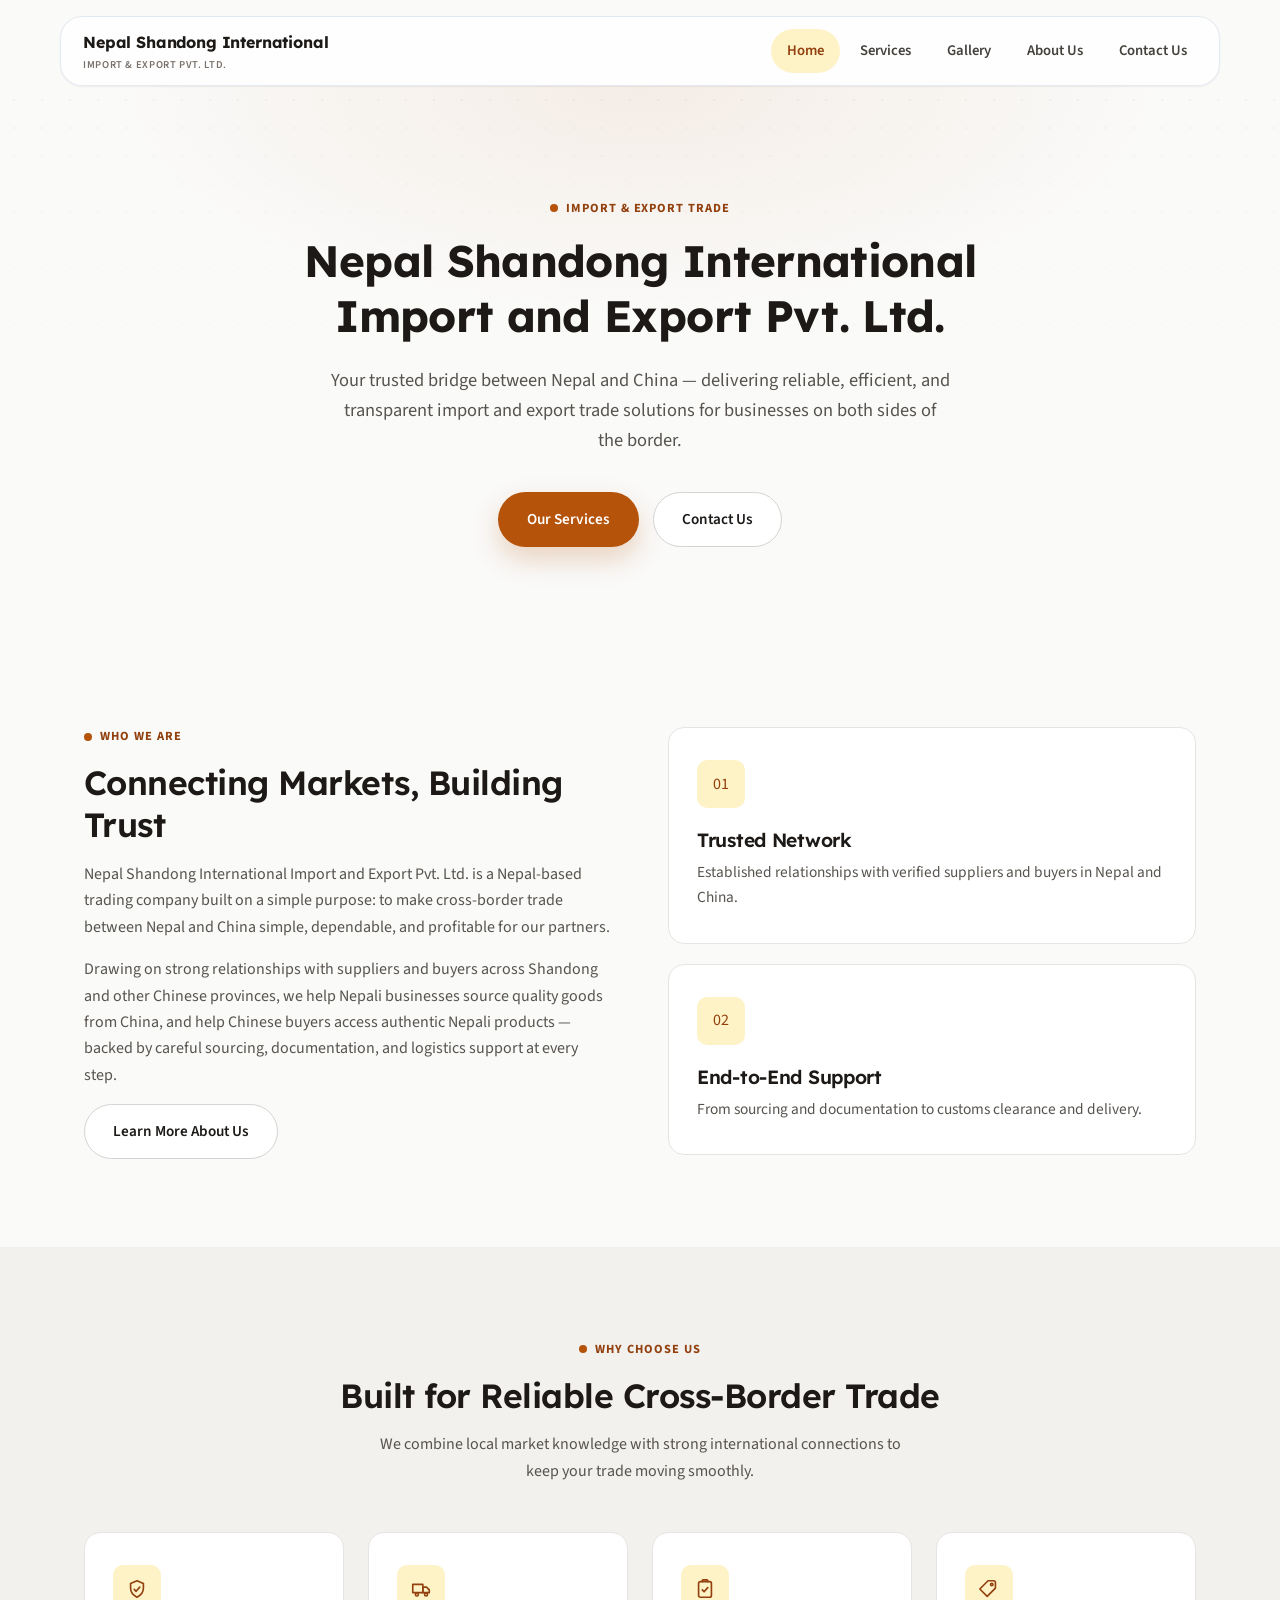
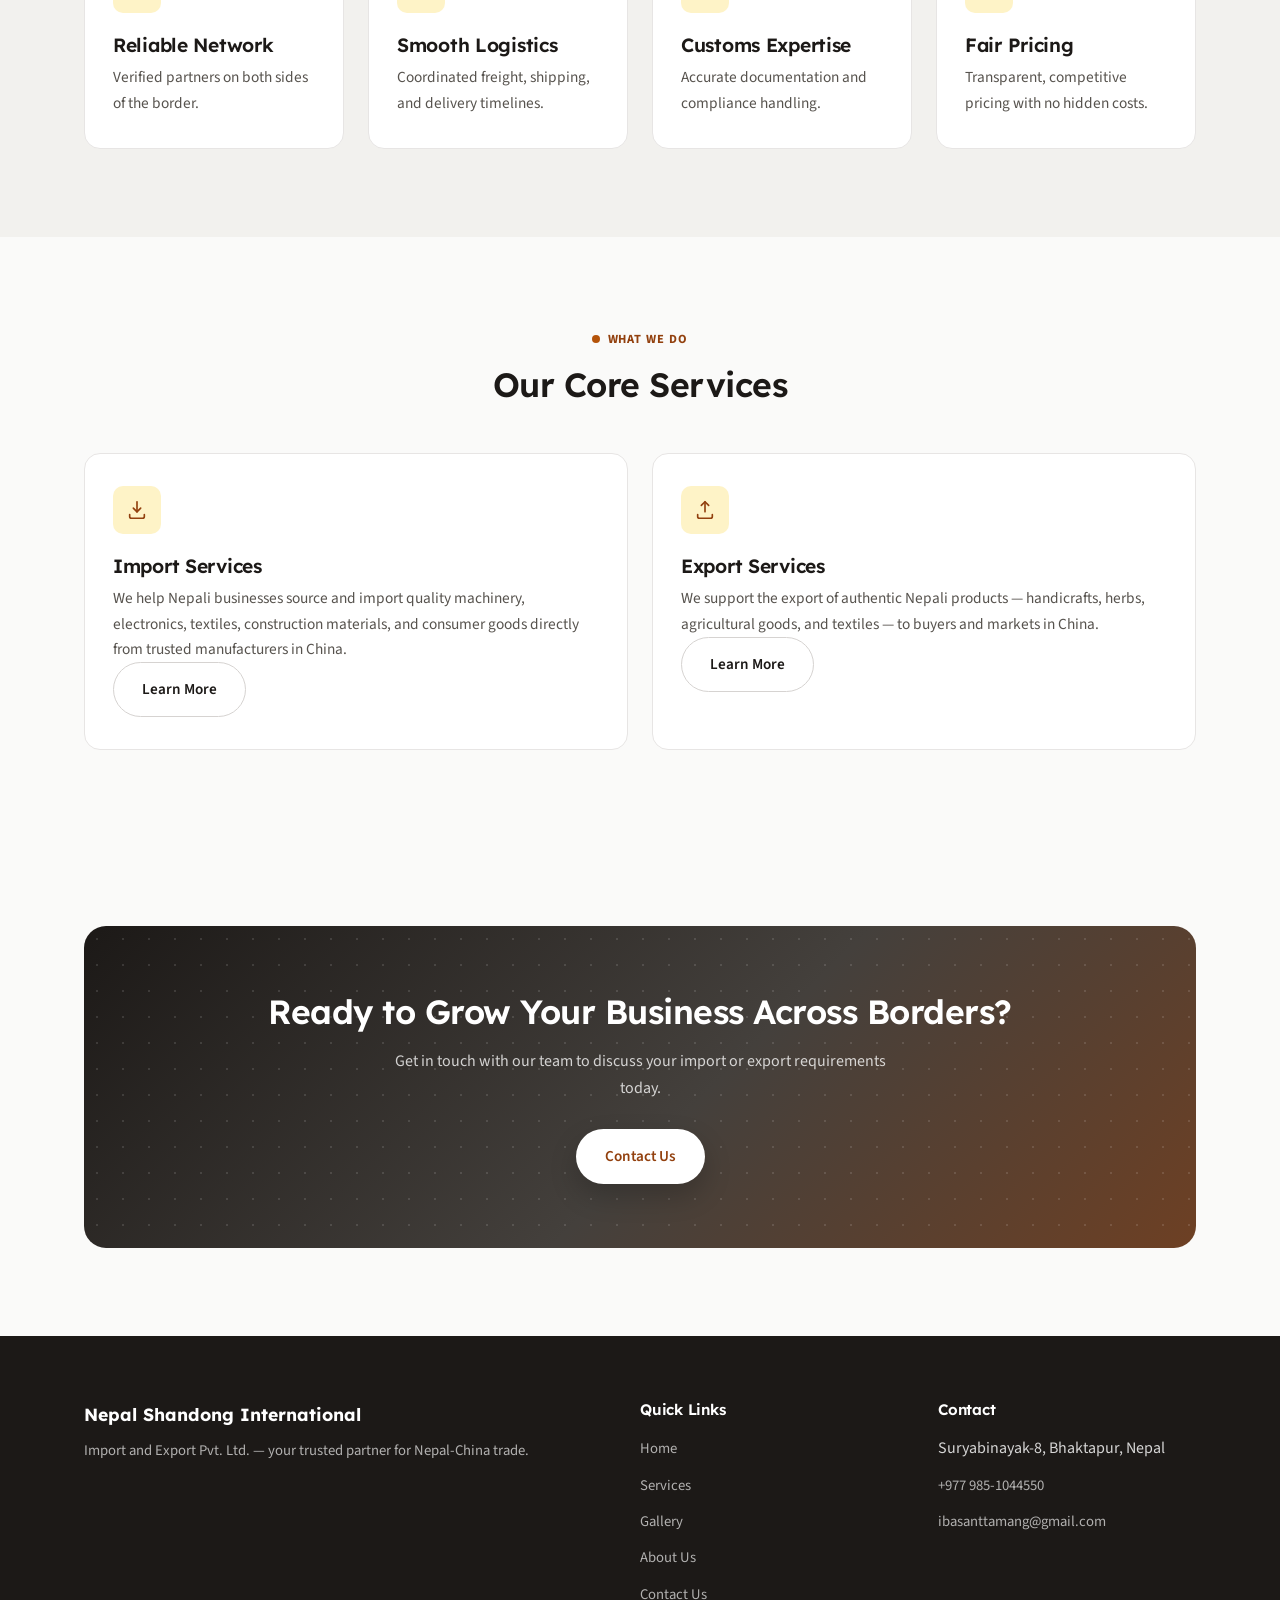
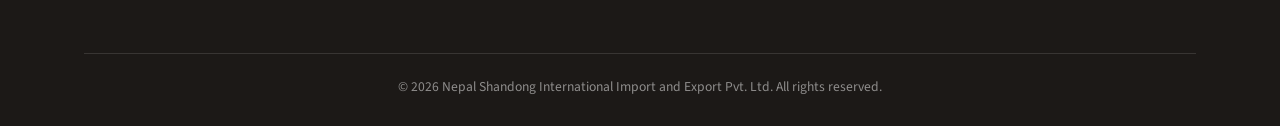
<file: index.html>
<!DOCTYPE html>
<html lang="en">
<head>
  <meta charset="UTF-8" />
  <meta name="viewport" content="width=device-width, initial-scale=1.0" />
  <title>Nepal Shandong International Import and Export Pvt. Ltd.</title>
  <meta name="description" content="Nepal Shandong International Import and Export Pvt. Ltd. — connecting Nepal and China through trusted import and export trade." />
  <link rel="icon" type="image/png" href="img/favicon.png" />
  <link rel="apple-touch-icon" href="img/favicon.png" />
  <link rel="preconnect" href="https://fonts.googleapis.com" />
  <link rel="preconnect" href="https://fonts.gstatic.com" crossorigin />
  <link href="https://fonts.googleapis.com/css2?family=Source+Sans+3:wght@400;500;600;700&family=Lexend:wght@500;600;700&display=swap" rel="stylesheet" />
  <link rel="stylesheet" href="css/style.css" />
</head>
<body>

  <header class="site-header">
    <nav class="nav">
      <a href="index.html" class="brand">
        Nepal Shandong International
        <span>Import &amp; Export Pvt. Ltd.</span>
      </a>
      <button class="nav-toggle" aria-label="Toggle navigation" aria-expanded="false">
        <span></span><span></span><span></span>
      </button>
      <ul class="nav-links">
        <li><a href="index.html">Home</a></li>
        <li><a href="services.html">Services</a></li>
        <li><a href="gallery.html">Gallery</a></li>
        <li><a href="about.html">About Us</a></li>
        <li><a href="contact.html">Contact Us</a></li>
      </ul>
    </nav>
  </header>

  <main>
    <!-- Hero -->
    <section class="hero">
      <div class="container">
        <span class="eyebrow">Import &amp; Export Trade</span>
        <h1>Nepal Shandong International Import and Export Pvt. Ltd.</h1>
        <p class="lead">
          Your trusted bridge between Nepal and China — delivering reliable, efficient,
          and transparent import and export trade solutions for businesses on both sides
          of the border.
        </p>
        <div class="hero-actions">
          <a href="services.html" class="btn btn-primary">Our Services</a>
          <a href="contact.html" class="btn btn-outline">Contact Us</a>
        </div>
      </div>
    </section>

    <!-- Introduction -->
    <section>
      <div class="container">
        <div class="grid grid-2" style="align-items:center; gap:56px;">
          <div>
            <span class="eyebrow">Who We Are</span>
            <h2>Connecting Markets, Building Trust</h2>
            <p>
              Nepal Shandong International Import and Export Pvt. Ltd. is a Nepal-based
              trading company built on a simple purpose: to make cross-border trade
              between Nepal and China simple, dependable, and profitable for our
              partners.
            </p>
            <p>
              Drawing on strong relationships with suppliers and buyers across
              Shandong and other Chinese provinces, we help Nepali businesses source
              quality goods from China, and help Chinese buyers access authentic
              Nepali products — backed by careful sourcing, documentation, and
              logistics support at every step.
            </p>
            <a href="about.html" class="btn btn-outline">Learn More About Us</a>
          </div>
          <div class="grid" style="gap:20px;">
            <div class="card">
              <div class="icon">01</div>
              <h3>Trusted Network</h3>
              <p>Established relationships with verified suppliers and buyers in Nepal and China.</p>
            </div>
            <div class="card">
              <div class="icon">02</div>
              <h3>End-to-End Support</h3>
              <p>From sourcing and documentation to customs clearance and delivery.</p>
            </div>
          </div>
        </div>
      </div>
    </section>

    <!-- Why choose us -->
    <section class="bg-alt">
      <div class="container">
        <div class="section-head">
          <span class="eyebrow">Why Choose Us</span>
          <h2>Built for Reliable Cross-Border Trade</h2>
          <p>We combine local market knowledge with strong international connections to keep your trade moving smoothly.</p>
        </div>
        <div class="grid grid-4">
          <div class="card">
            <div class="icon">
              <svg class="icon-svg" viewBox="0 0 24 24" aria-hidden="true"><path d="M12 3l7 3v5c0 4.5-3 8-7 10-4-2-7-5.5-7-10V6l7-3z"/><path d="M9 12.5l2 2 4-4.5"/></svg>
            </div>
            <h3>Reliable Network</h3>
            <p>Verified partners on both sides of the border.</p>
          </div>
          <div class="card">
            <div class="icon">
              <svg class="icon-svg" viewBox="0 0 24 24" aria-hidden="true"><path d="M3 7h11v9H3z"/><path d="M14 10h4l3 3v3h-7z"/><circle cx="7.5" cy="18" r="1.6"/><circle cx="17.5" cy="18" r="1.6"/></svg>
            </div>
            <h3>Smooth Logistics</h3>
            <p>Coordinated freight, shipping, and delivery timelines.</p>
          </div>
          <div class="card">
            <div class="icon">
              <svg class="icon-svg" viewBox="0 0 24 24" aria-hidden="true"><rect x="5" y="4" width="14" height="17" rx="2"/><path d="M9 4V3a1 1 0 011-1h4a1 1 0 011 1v1"/><path d="M9 13l2 2 4-4.5"/></svg>
            </div>
            <h3>Customs Expertise</h3>
            <p>Accurate documentation and compliance handling.</p>
          </div>
          <div class="card">
            <div class="icon">
              <svg class="icon-svg" viewBox="0 0 24 24" aria-hidden="true"><path d="M11 3h6a2 2 0 012 2v6l-9 9-8-8 9-9z"/><circle cx="15" cy="7" r="1.3"/></svg>
            </div>
            <h3>Fair Pricing</h3>
            <p>Transparent, competitive pricing with no hidden costs.</p>
          </div>
        </div>
      </div>
    </section>

    <!-- Services overview -->
    <section>
      <div class="container">
        <div class="section-head">
          <span class="eyebrow">What We Do</span>
          <h2>Our Core Services</h2>
        </div>
        <div class="grid grid-2">
          <div class="card">
            <div class="icon">
              <svg class="icon-svg" viewBox="0 0 24 24" aria-hidden="true"><path d="M12 3v11"/><path d="M8 10l4 4 4-4"/><path d="M4 17v2a2 2 0 002 2h12a2 2 0 002-2v-2"/></svg>
            </div>
            <h3>Import Services</h3>
            <p>
              We help Nepali businesses source and import quality machinery,
              electronics, textiles, construction materials, and consumer goods
              directly from trusted manufacturers in China.
            </p>
            <a href="services.html" class="btn btn-outline">Learn More</a>
          </div>
          <div class="card">
            <div class="icon">
              <svg class="icon-svg" viewBox="0 0 24 24" aria-hidden="true"><path d="M12 14V3"/><path d="M8 7l4-4 4 4"/><path d="M4 17v2a2 2 0 002 2h12a2 2 0 002-2v-2"/></svg>
            </div>
            <h3>Export Services</h3>
            <p>
              We support the export of authentic Nepali products — handicrafts,
              herbs, agricultural goods, and textiles — to buyers and markets
              in China.
            </p>
            <a href="services.html" class="btn btn-outline">Learn More</a>
          </div>
        </div>
      </div>
    </section>

    <!-- CTA -->
    <section>
      <div class="container">
        <div class="cta-banner">
          <h2>Ready to Grow Your Business Across Borders?</h2>
          <p>Get in touch with our team to discuss your import or export requirements today.</p>
          <a href="contact.html" class="btn btn-primary">Contact Us</a>
        </div>
      </div>
    </section>
  </main>

  <footer class="site-footer">
    <div class="container">
      <div class="footer-grid">
        <div>
          <div class="footer-brand">Nepal Shandong International</div>
          <p>Import and Export Pvt. Ltd. — your trusted partner for Nepal-China trade.</p>
        </div>
        <div>
          <h4>Quick Links</h4>
          <ul>
            <li><a href="index.html">Home</a></li>
            <li><a href="services.html">Services</a></li>
            <li><a href="gallery.html">Gallery</a></li>
            <li><a href="about.html">About Us</a></li>
            <li><a href="contact.html">Contact Us</a></li>
          </ul>
        </div>
        <div>
          <h4>Contact</h4>
          <ul>
            <li>Suryabinayak-8, Bhaktapur, Nepal</li>
            <li><a href="tel:+9779851044550">+977 985-1044550</a></li>
            <li><a href="mailto:ibasanttamang@gmail.com">ibasanttamang@gmail.com</a></li>
          </ul>
        </div>
      </div>
      <div class="footer-bottom">
        &copy; <span id="year"></span> Nepal Shandong International Import and Export Pvt. Ltd. All rights reserved.
      </div>
    </div>
  </footer>

  <script src="js/script.js"></script>
</body>
</html>
</file>
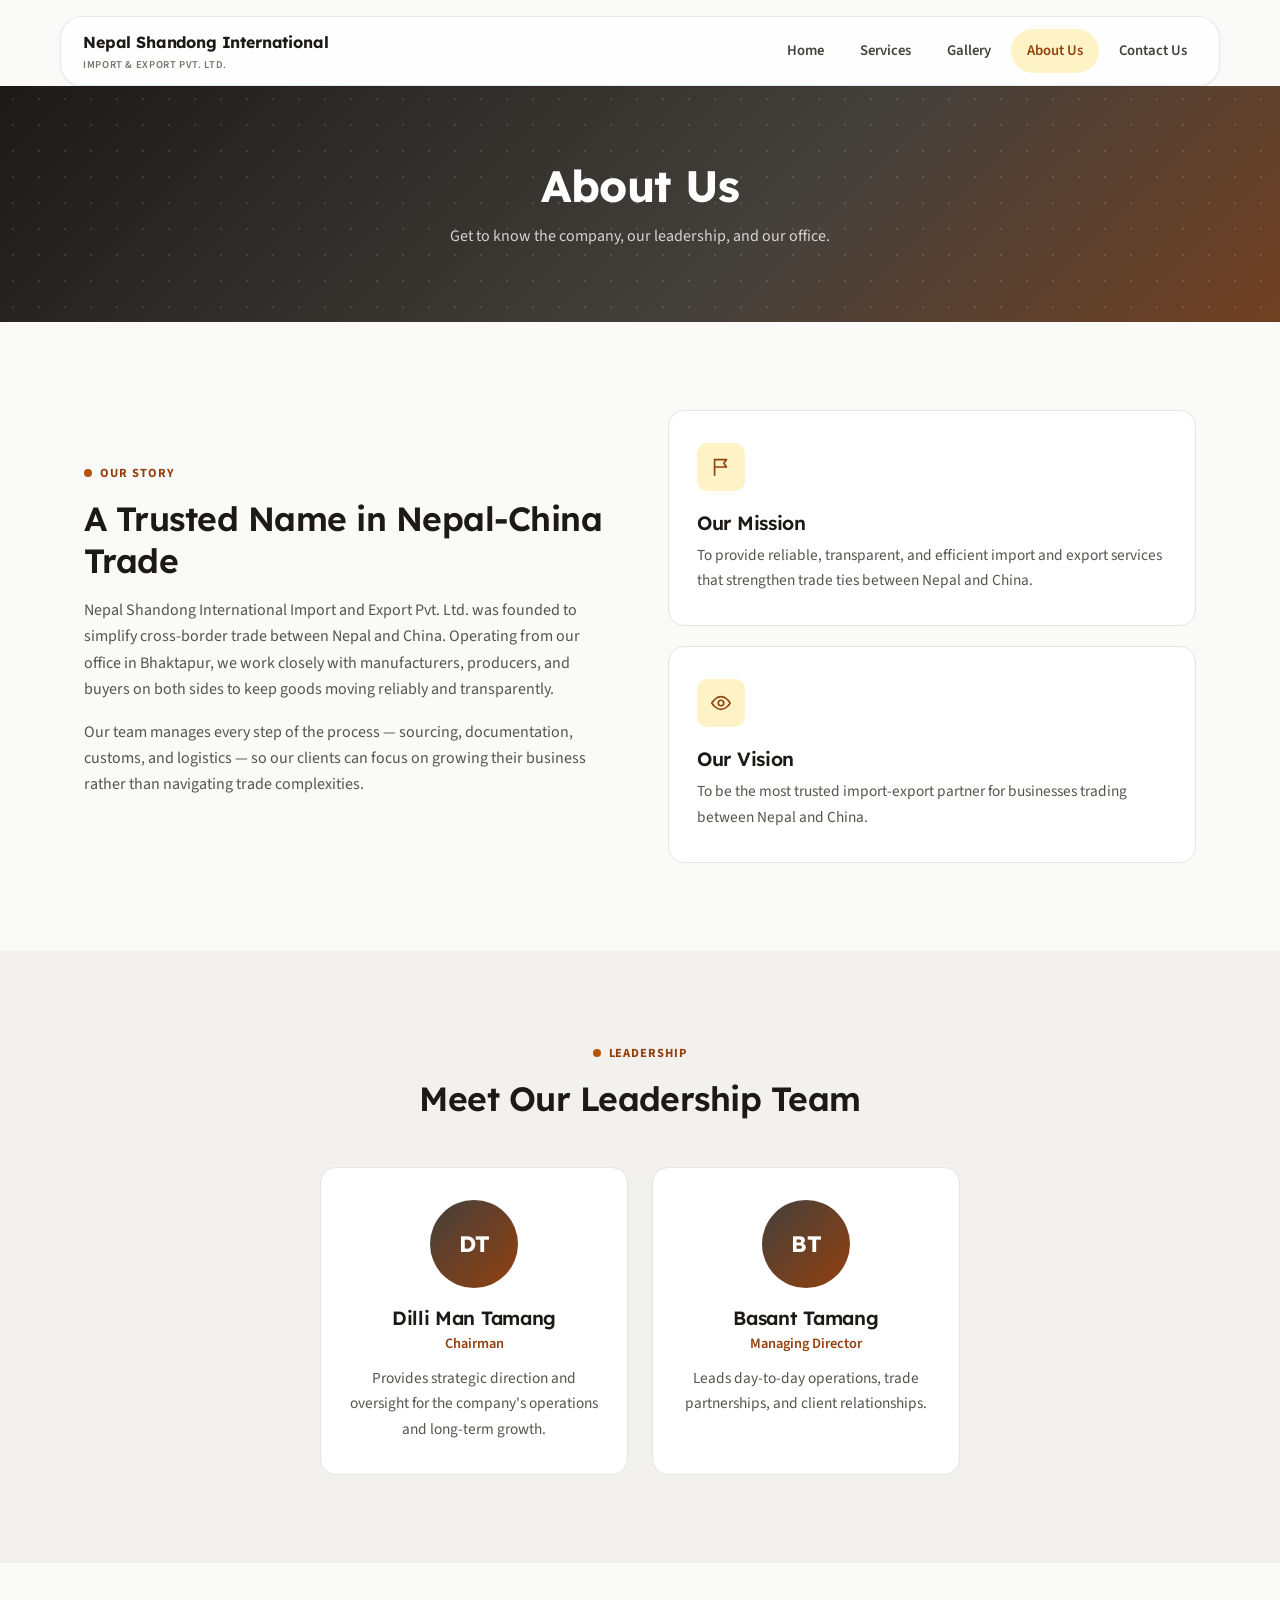
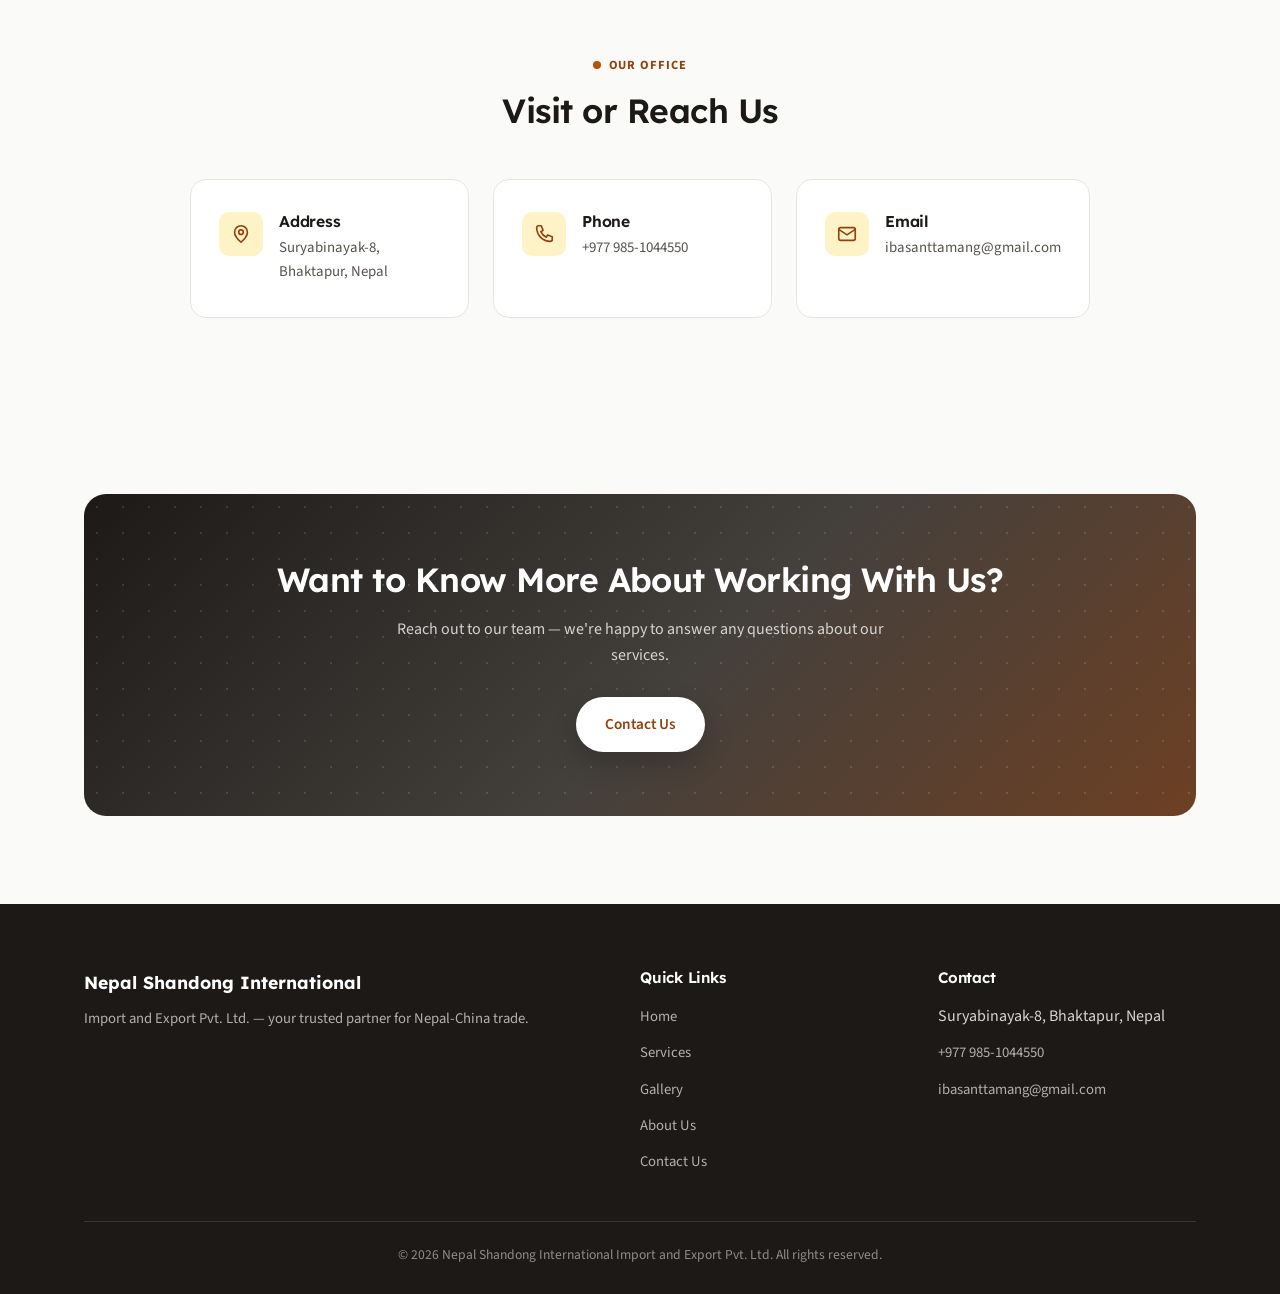
<file: about.html>
<!DOCTYPE html>
<html lang="en">
<head>
  <meta charset="UTF-8" />
  <meta name="viewport" content="width=device-width, initial-scale=1.0" />
  <title>About Us — Nepal Shandong International Import and Export Pvt. Ltd.</title>
  <meta name="description" content="Learn about Nepal Shandong International Import and Export Pvt. Ltd., our leadership, and our office in Bhaktapur, Nepal." />
  <link rel="icon" type="image/png" href="img/favicon.png" />
  <link rel="apple-touch-icon" href="img/favicon.png" />
  <link rel="preconnect" href="https://fonts.googleapis.com" />
  <link rel="preconnect" href="https://fonts.gstatic.com" crossorigin />
  <link href="https://fonts.googleapis.com/css2?family=Source+Sans+3:wght@400;500;600;700&family=Lexend:wght@500;600;700&display=swap" rel="stylesheet" />
  <link rel="stylesheet" href="css/style.css" />
</head>
<body>

  <header class="site-header">
    <nav class="nav">
      <a href="index.html" class="brand">
        Nepal Shandong International
        <span>Import &amp; Export Pvt. Ltd.</span>
      </a>
      <button class="nav-toggle" aria-label="Toggle navigation" aria-expanded="false">
        <span></span><span></span><span></span>
      </button>
      <ul class="nav-links">
        <li><a href="index.html">Home</a></li>
        <li><a href="services.html">Services</a></li>
        <li><a href="gallery.html">Gallery</a></li>
        <li><a href="about.html">About Us</a></li>
        <li><a href="contact.html">Contact Us</a></li>
      </ul>
    </nav>
  </header>

  <main>
    <section class="page-hero">
      <div class="container">
        <h1>About Us</h1>
        <p>Get to know the company, our leadership, and our office.</p>
      </div>
    </section>

    <!-- Our story -->
    <section>
      <div class="container">
        <div class="grid grid-2" style="align-items:center; gap:56px;">
          <div>
            <span class="eyebrow">Our Story</span>
            <h2>A Trusted Name in Nepal-China Trade</h2>
            <p>
              Nepal Shandong International Import and Export Pvt. Ltd. was founded to
              simplify cross-border trade between Nepal and China. Operating from our
              office in Bhaktapur, we work closely with manufacturers, producers, and
              buyers on both sides to keep goods moving reliably and transparently.
            </p>
            <p>
              Our team manages every step of the process — sourcing, documentation,
              customs, and logistics — so our clients can focus on growing their
              business rather than navigating trade complexities.
            </p>
          </div>
          <div class="grid" style="gap:20px;">
            <div class="card">
              <div class="icon">
                <svg class="icon-svg" viewBox="0 0 24 24" aria-hidden="true"><path d="M5 21V4"/><path d="M5 4h13l-3 4 3 4H5"/></svg>
              </div>
              <h3>Our Mission</h3>
              <p>To provide reliable, transparent, and efficient import and export services that strengthen trade ties between Nepal and China.</p>
            </div>
            <div class="card">
              <div class="icon">
                <svg class="icon-svg" viewBox="0 0 24 24" aria-hidden="true"><path d="M2 12s4-7 10-7 10 7 10 7-4 7-10 7-10-7-10-7z"/><circle cx="12" cy="12" r="3"/></svg>
              </div>
              <h3>Our Vision</h3>
              <p>To be the most trusted import-export partner for businesses trading between Nepal and China.</p>
            </div>
          </div>
        </div>
      </div>
    </section>

    <!-- Leadership -->
    <section class="bg-alt">
      <div class="container">
        <div class="section-head">
          <span class="eyebrow">Leadership</span>
          <h2>Meet Our Leadership Team</h2>
        </div>
        <div class="grid grid-2" style="max-width:640px; margin:0 auto;">
          <div class="card person-card">
            <div class="avatar">DT</div>
            <h3>Dilli Man Tamang</h3>
            <div class="person-role">Chairman</div>
            <p>Provides strategic direction and oversight for the company's operations and long-term growth.</p>
          </div>
          <div class="card person-card">
            <div class="avatar">BT</div>
            <h3>Basant Tamang</h3>
            <div class="person-role">Managing Director</div>
            <p>Leads day-to-day operations, trade partnerships, and client relationships.</p>
          </div>
        </div>
      </div>
    </section>

    <!-- Office info -->
    <section>
      <div class="container">
        <div class="section-head">
          <span class="eyebrow">Our Office</span>
          <h2>Visit or Reach Us</h2>
        </div>
        <div class="grid grid-3" style="max-width:900px; margin:0 auto;">
          <div class="info-item card">
            <div class="icon">
              <svg class="icon-svg" viewBox="0 0 24 24" aria-hidden="true"><path d="M12 21s7-6.2 7-11a7 7 0 00-14 0c0 4.8 7 11 7 11z"/><circle cx="12" cy="10" r="2.5"/></svg>
            </div>
            <div>
              <h4>Address</h4>
              <p>Suryabinayak-8, Bhaktapur, Nepal</p>
            </div>
          </div>
          <div class="info-item card">
            <div class="icon">
              <svg class="icon-svg" viewBox="0 0 24 24" aria-hidden="true"><path d="M6 3h3l2 5-2.5 1.5a12 12 0 006 6L16 13l5 2v3a2 2 0 01-2 2C10.6 20 4 13.4 4 5a2 2 0 012-2z"/></svg>
            </div>
            <div>
              <h4>Phone</h4>
              <p><a href="tel:+9779851044550">+977 985-1044550</a></p>
            </div>
          </div>
          <div class="info-item card">
            <div class="icon">
              <svg class="icon-svg" viewBox="0 0 24 24" aria-hidden="true"><rect x="3" y="5" width="18" height="14" rx="2"/><path d="M3 7l9 6 9-6"/></svg>
            </div>
            <div>
              <h4>Email</h4>
              <p><a href="mailto:ibasanttamang@gmail.com">ibasanttamang@gmail.com</a></p>
            </div>
          </div>
        </div>
      </div>
    </section>

    <section>
      <div class="container">
        <div class="cta-banner">
          <h2>Want to Know More About Working With Us?</h2>
          <p>Reach out to our team — we're happy to answer any questions about our services.</p>
          <a href="contact.html" class="btn btn-primary">Contact Us</a>
        </div>
      </div>
    </section>
  </main>

  <footer class="site-footer">
    <div class="container">
      <div class="footer-grid">
        <div>
          <div class="footer-brand">Nepal Shandong International</div>
          <p>Import and Export Pvt. Ltd. — your trusted partner for Nepal-China trade.</p>
        </div>
        <div>
          <h4>Quick Links</h4>
          <ul>
            <li><a href="index.html">Home</a></li>
            <li><a href="services.html">Services</a></li>
            <li><a href="gallery.html">Gallery</a></li>
            <li><a href="about.html">About Us</a></li>
            <li><a href="contact.html">Contact Us</a></li>
          </ul>
        </div>
        <div>
          <h4>Contact</h4>
          <ul>
            <li>Suryabinayak-8, Bhaktapur, Nepal</li>
            <li><a href="tel:+9779851044550">+977 985-1044550</a></li>
            <li><a href="mailto:ibasanttamang@gmail.com">ibasanttamang@gmail.com</a></li>
          </ul>
        </div>
      </div>
      <div class="footer-bottom">
        &copy; <span id="year"></span> Nepal Shandong International Import and Export Pvt. Ltd. All rights reserved.
      </div>
    </div>
  </footer>

  <script src="js/script.js"></script>
</body>
</html>
</file>
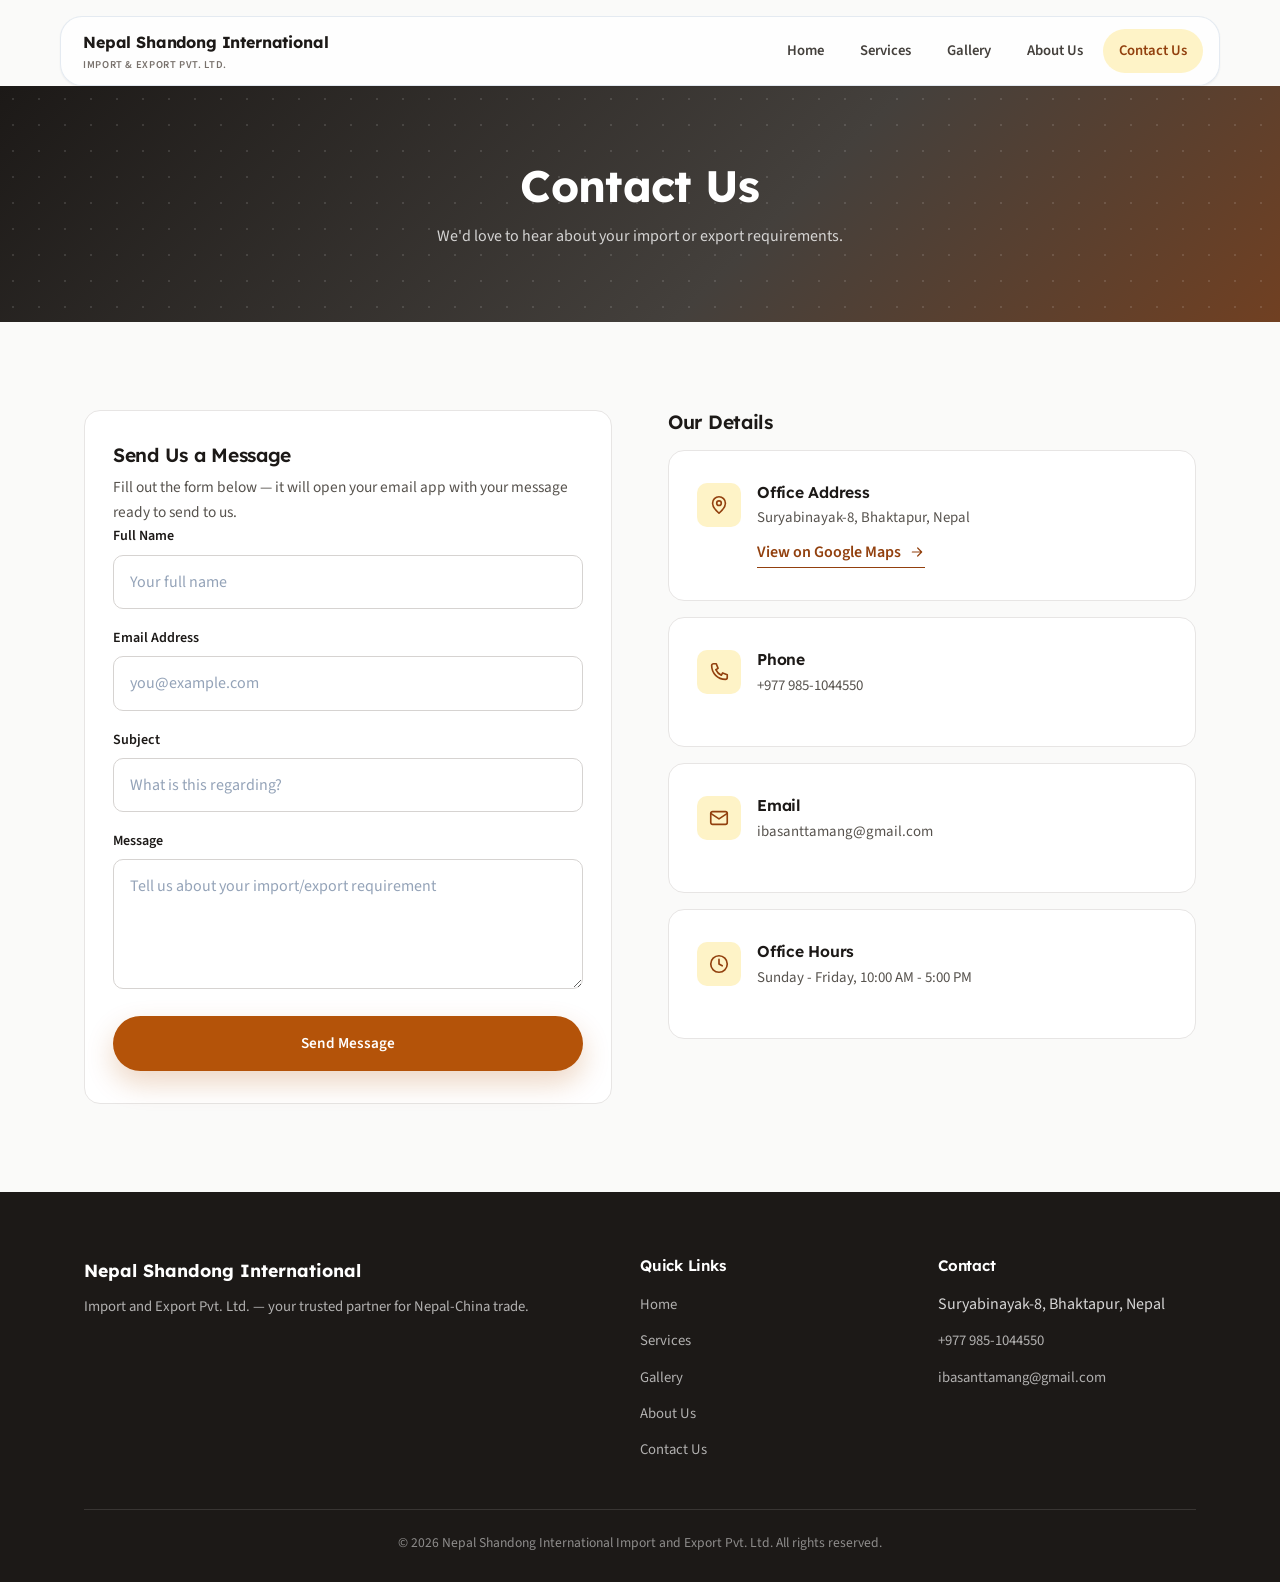
<file: contact.html>
<!DOCTYPE html>
<html lang="en">
<head>
  <meta charset="UTF-8" />
  <meta name="viewport" content="width=device-width, initial-scale=1.0" />
  <title>Contact Us — Nepal Shandong International Import and Export Pvt. Ltd.</title>
  <meta name="description" content="Contact Nepal Shandong International Import and Export Pvt. Ltd. in Suryabinayak-8, Bhaktapur, Nepal." />
  <link rel="icon" type="image/png" href="img/favicon.png" />
  <link rel="apple-touch-icon" href="img/favicon.png" />
  <link rel="preconnect" href="https://fonts.googleapis.com" />
  <link rel="preconnect" href="https://fonts.gstatic.com" crossorigin />
  <link href="https://fonts.googleapis.com/css2?family=Source+Sans+3:wght@400;500;600;700&family=Lexend:wght@500;600;700&display=swap" rel="stylesheet" />
  <link rel="stylesheet" href="css/style.css" />
</head>
<body>

  <header class="site-header">
    <nav class="nav">
      <a href="index.html" class="brand">
        Nepal Shandong International
        <span>Import &amp; Export Pvt. Ltd.</span>
      </a>
      <button class="nav-toggle" aria-label="Toggle navigation" aria-expanded="false">
        <span></span><span></span><span></span>
      </button>
      <ul class="nav-links">
        <li><a href="index.html">Home</a></li>
        <li><a href="services.html">Services</a></li>
        <li><a href="gallery.html">Gallery</a></li>
        <li><a href="about.html">About Us</a></li>
        <li><a href="contact.html">Contact Us</a></li>
      </ul>
    </nav>
  </header>

  <main>
    <section class="page-hero">
      <div class="container">
        <h1>Contact Us</h1>
        <p>We'd love to hear about your import or export requirements.</p>
      </div>
    </section>

    <section>
      <div class="container">
        <div class="grid grid-2" style="gap:56px; align-items:flex-start;">

          <!-- Contact form -->
          <div class="card">
            <h3>Send Us a Message</h3>
            <p>Fill out the form below — it will open your email app with your message ready to send to us.</p>
            <form id="contact-form" novalidate>
              <div class="form-group">
                <label for="name">Full Name</label>
                <input type="text" id="name" name="name" placeholder="Your full name" />
                <div class="field-error"></div>
              </div>
              <div class="form-group">
                <label for="email">Email Address</label>
                <input type="email" id="email" name="email" placeholder="you@example.com" />
                <div class="field-error"></div>
              </div>
              <div class="form-group">
                <label for="subject">Subject</label>
                <input type="text" id="subject" name="subject" placeholder="What is this regarding?" />
              </div>
              <div class="form-group">
                <label for="message">Message</label>
                <textarea id="message" name="message" placeholder="Tell us about your import/export requirement"></textarea>
                <div class="field-error"></div>
              </div>
              <button type="submit" class="btn btn-primary btn-block">Send Message</button>
              <div id="form-status" class="form-status"></div>
            </form>
          </div>

          <!-- Contact info -->
          <div>
            <h3>Our Details</h3>
            <div class="info-list">
              <div class="info-item card">
                <div class="icon">
                  <svg class="icon-svg" viewBox="0 0 24 24" aria-hidden="true"><path d="M12 21s7-6.2 7-11a7 7 0 00-14 0c0 4.8 7 11 7 11z"/><circle cx="12" cy="10" r="2.5"/></svg>
                </div>
                <div>
                  <h4>Office Address</h4>
                  <p>Suryabinayak-8, Bhaktapur, Nepal</p>
                  <a
                    class="map-link"
                    href="https://www.google.com/maps/search/?api=1&query=Suryabinayak-8%2C%20Bhaktapur%2C%20Nepal"
                    target="_blank"
                    rel="noopener noreferrer"
                  >View on Google Maps <svg class="icon-svg" viewBox="0 0 24 24" aria-hidden="true"><path d="M5 12h14M13 6l6 6-6 6"/></svg></a>
                </div>
              </div>
              <div class="info-item card">
                <div class="icon">
                  <svg class="icon-svg" viewBox="0 0 24 24" aria-hidden="true"><path d="M6 3h3l2 5-2.5 1.5a12 12 0 006 6L16 13l5 2v3a2 2 0 01-2 2C10.6 20 4 13.4 4 5a2 2 0 012-2z"/></svg>
                </div>
                <div>
                  <h4>Phone</h4>
                  <p><a href="tel:+9779851044550">+977 985-1044550</a></p>
                </div>
              </div>
              <div class="info-item card">
                <div class="icon">
                  <svg class="icon-svg" viewBox="0 0 24 24" aria-hidden="true"><rect x="3" y="5" width="18" height="14" rx="2"/><path d="M3 7l9 6 9-6"/></svg>
                </div>
                <div>
                  <h4>Email</h4>
                  <p><a href="mailto:ibasanttamang@gmail.com">ibasanttamang@gmail.com</a></p>
                </div>
              </div>
              <div class="info-item card">
                <div class="icon">
                  <svg class="icon-svg" viewBox="0 0 24 24" aria-hidden="true"><circle cx="12" cy="12" r="9"/><path d="M12 7v5l3.5 2"/></svg>
                </div>
                <div>
                  <h4>Office Hours</h4>
                  <p>Sunday - Friday, 10:00 AM - 5:00 PM</p>
                </div>
              </div>
            </div>
          </div>

        </div>
      </div>
    </section>
  </main>

  <footer class="site-footer">
    <div class="container">
      <div class="footer-grid">
        <div>
          <div class="footer-brand">Nepal Shandong International</div>
          <p>Import and Export Pvt. Ltd. — your trusted partner for Nepal-China trade.</p>
        </div>
        <div>
          <h4>Quick Links</h4>
          <ul>
            <li><a href="index.html">Home</a></li>
            <li><a href="services.html">Services</a></li>
            <li><a href="gallery.html">Gallery</a></li>
            <li><a href="about.html">About Us</a></li>
            <li><a href="contact.html">Contact Us</a></li>
          </ul>
        </div>
        <div>
          <h4>Contact</h4>
          <ul>
            <li>Suryabinayak-8, Bhaktapur, Nepal</li>
            <li><a href="tel:+9779851044550">+977 985-1044550</a></li>
            <li><a href="mailto:ibasanttamang@gmail.com">ibasanttamang@gmail.com</a></li>
          </ul>
        </div>
      </div>
      <div class="footer-bottom">
        &copy; <span id="year"></span> Nepal Shandong International Import and Export Pvt. Ltd. All rights reserved.
      </div>
    </div>
  </footer>

  <script src="js/script.js"></script>
</body>
</html>
</file>
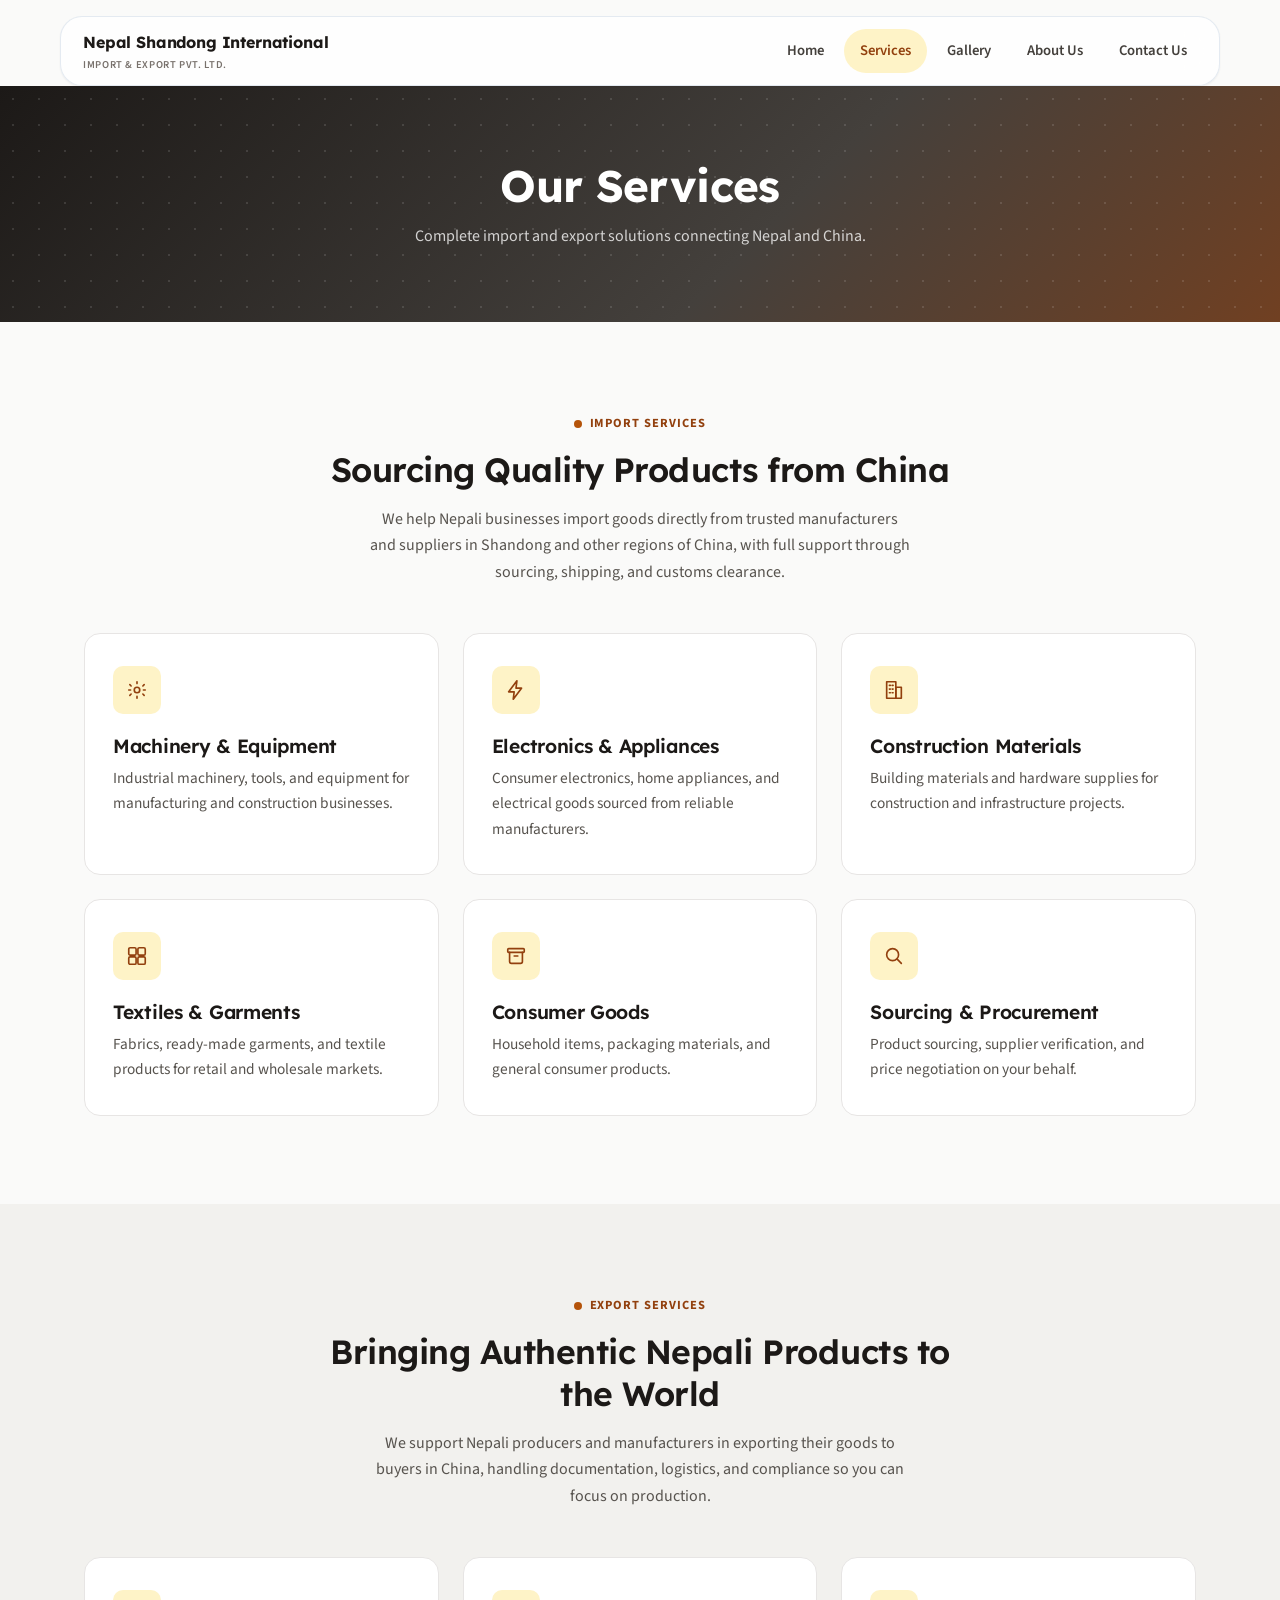
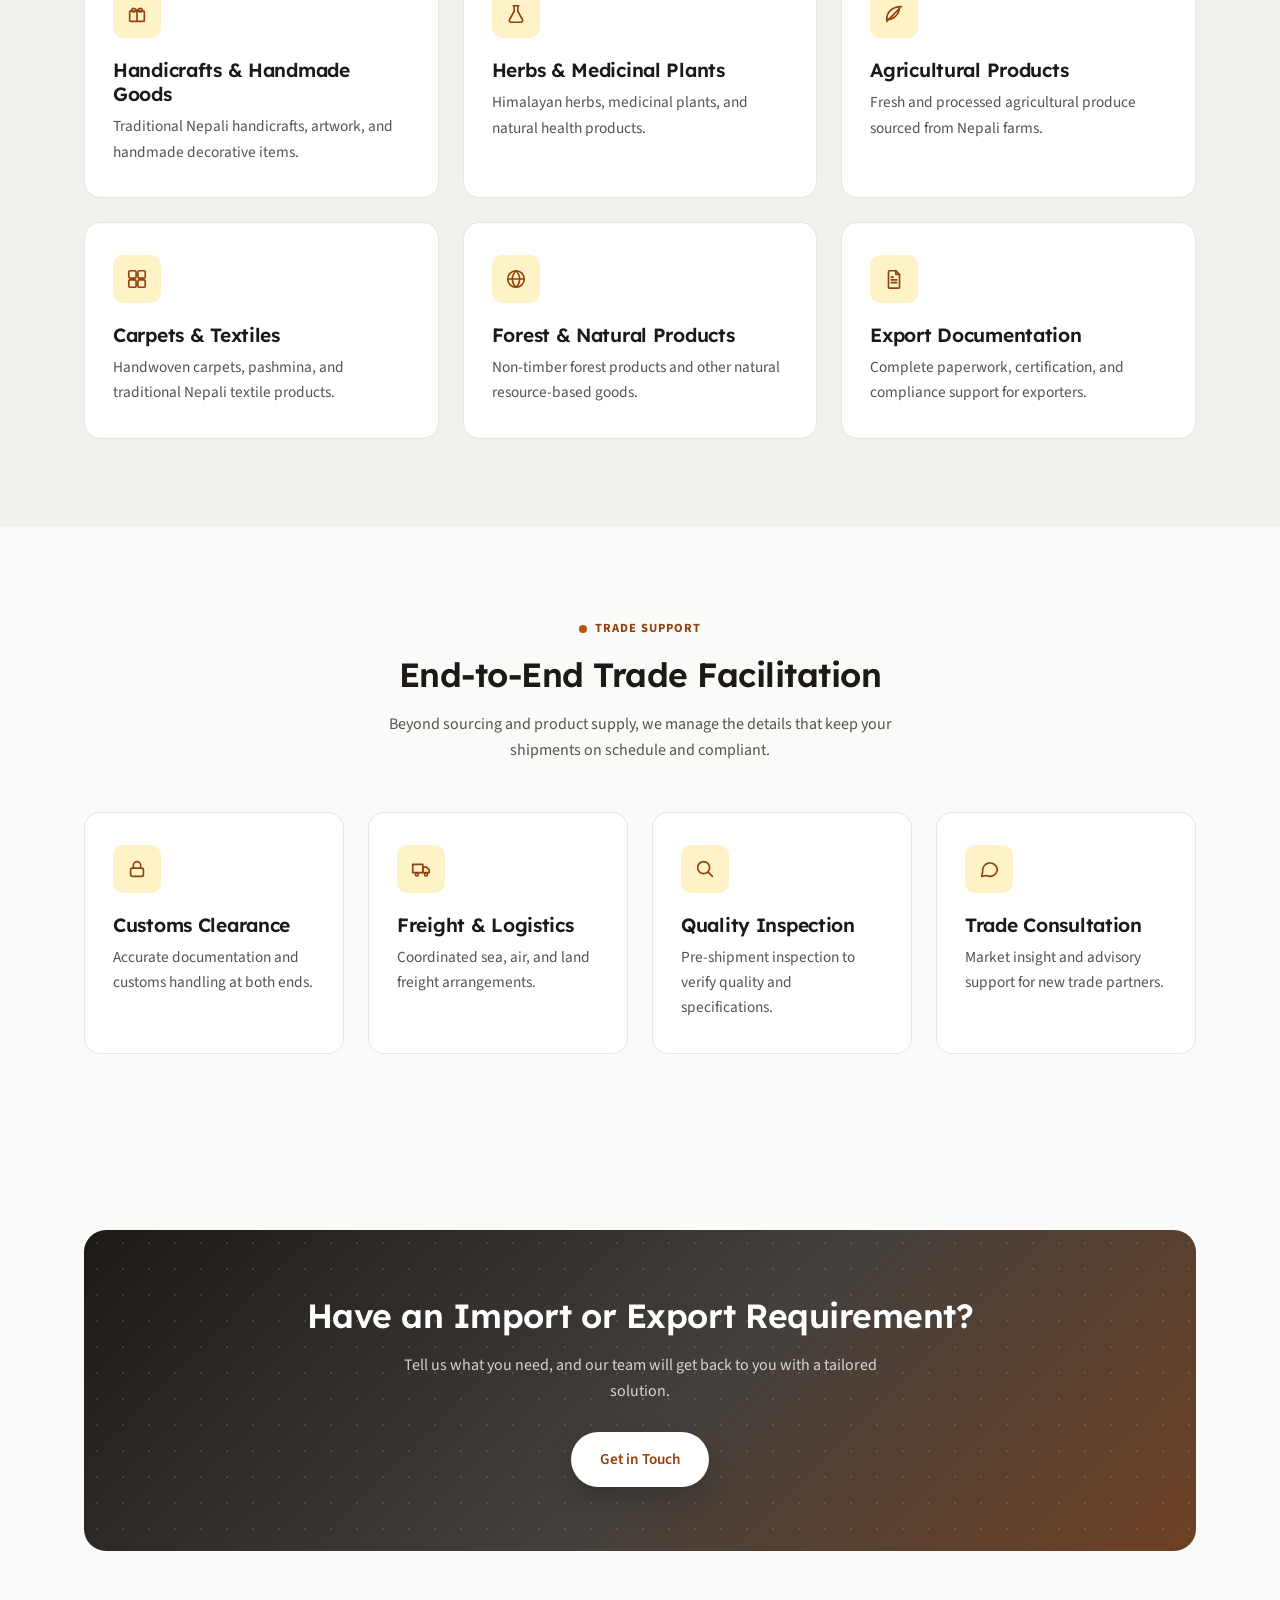
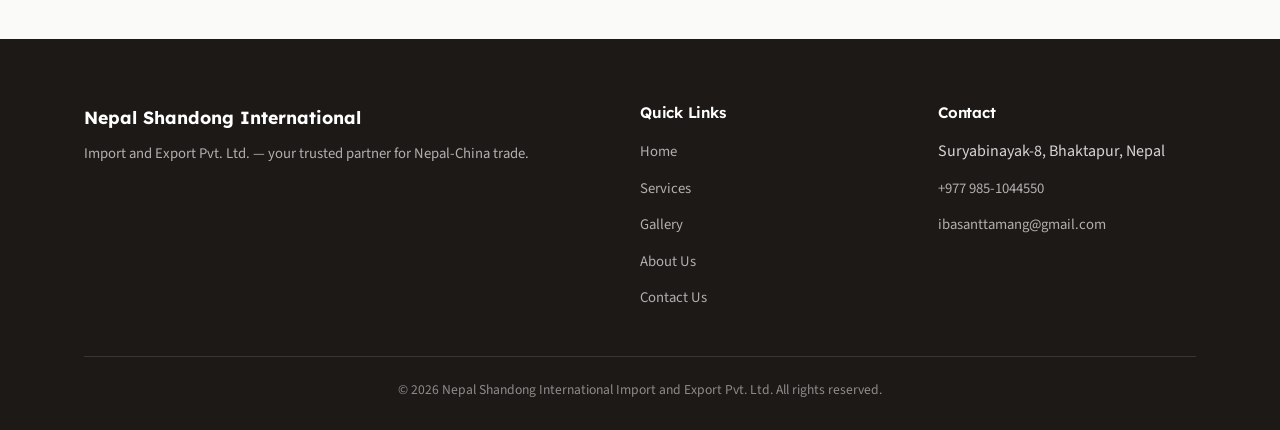
<file: services.html>
<!DOCTYPE html>
<html lang="en">
<head>
  <meta charset="UTF-8" />
  <meta name="viewport" content="width=device-width, initial-scale=1.0" />
  <title>Services — Nepal Shandong International Import and Export Pvt. Ltd.</title>
  <meta name="description" content="Import and export services offered by Nepal Shandong International Import and Export Pvt. Ltd." />
  <link rel="icon" type="image/png" href="img/favicon.png" />
  <link rel="apple-touch-icon" href="img/favicon.png" />
  <link rel="preconnect" href="https://fonts.googleapis.com" />
  <link rel="preconnect" href="https://fonts.gstatic.com" crossorigin />
  <link href="https://fonts.googleapis.com/css2?family=Source+Sans+3:wght@400;500;600;700&family=Lexend:wght@500;600;700&display=swap" rel="stylesheet" />
  <link rel="stylesheet" href="css/style.css" />
</head>
<body>

  <header class="site-header">
    <nav class="nav">
      <a href="index.html" class="brand">
        Nepal Shandong International
        <span>Import &amp; Export Pvt. Ltd.</span>
      </a>
      <button class="nav-toggle" aria-label="Toggle navigation" aria-expanded="false">
        <span></span><span></span><span></span>
      </button>
      <ul class="nav-links">
        <li><a href="index.html">Home</a></li>
        <li><a href="services.html">Services</a></li>
        <li><a href="gallery.html">Gallery</a></li>
        <li><a href="about.html">About Us</a></li>
        <li><a href="contact.html">Contact Us</a></li>
      </ul>
    </nav>
  </header>

  <main>
    <section class="page-hero">
      <div class="container">
        <h1>Our Services</h1>
        <p>Complete import and export solutions connecting Nepal and China.</p>
      </div>
    </section>

    <!-- Import Services -->
    <section>
      <div class="container">
        <div class="section-head">
          <span class="eyebrow">Import Services</span>
          <h2>Sourcing Quality Products from China</h2>
          <p>
            We help Nepali businesses import goods directly from trusted manufacturers
            and suppliers in Shandong and other regions of China, with full support
            through sourcing, shipping, and customs clearance.
          </p>
        </div>
        <div class="grid grid-3">
          <div class="card">
            <div class="icon">
              <svg class="icon-svg" viewBox="0 0 24 24" aria-hidden="true"><circle cx="12" cy="12" r="3"/><path d="M12 3v2M12 19v2M4.2 6.2l1.4 1.4M18.4 16.4l1.4 1.4M3 12h2M19 12h2M4.2 17.8l1.4-1.4M18.4 7.6l1.4-1.4"/></svg>
            </div>
            <h3>Machinery &amp; Equipment</h3>
            <p>Industrial machinery, tools, and equipment for manufacturing and construction businesses.</p>
          </div>
          <div class="card">
            <div class="icon">
              <svg class="icon-svg" viewBox="0 0 24 24" aria-hidden="true"><path d="M13 2L4 14h6l-1 8 9-12h-6l1-8z"/></svg>
            </div>
            <h3>Electronics &amp; Appliances</h3>
            <p>Consumer electronics, home appliances, and electrical goods sourced from reliable manufacturers.</p>
          </div>
          <div class="card">
            <div class="icon">
              <svg class="icon-svg" viewBox="0 0 24 24" aria-hidden="true"><rect x="4" y="3" width="10" height="18"/><rect x="14" y="9" width="6" height="12"/><path d="M7 7h1M7 11h1M7 15h1M10 7h1M10 11h1M10 15h1"/></svg>
            </div>
            <h3>Construction Materials</h3>
            <p>Building materials and hardware supplies for construction and infrastructure projects.</p>
          </div>
          <div class="card">
            <div class="icon">
              <svg class="icon-svg" viewBox="0 0 24 24" aria-hidden="true"><rect x="3" y="3" width="8" height="8" rx="1.5"/><rect x="13" y="3" width="8" height="8" rx="1.5"/><rect x="3" y="13" width="8" height="8" rx="1.5"/><rect x="13" y="13" width="8" height="8" rx="1.5"/></svg>
            </div>
            <h3>Textiles &amp; Garments</h3>
            <p>Fabrics, ready-made garments, and textile products for retail and wholesale markets.</p>
          </div>
          <div class="card">
            <div class="icon">
              <svg class="icon-svg" viewBox="0 0 24 24" aria-hidden="true"><rect x="3" y="4" width="18" height="4" rx="1"/><path d="M5 8v10a2 2 0 002 2h10a2 2 0 002-2V8"/><path d="M10 12h4"/></svg>
            </div>
            <h3>Consumer Goods</h3>
            <p>Household items, packaging materials, and general consumer products.</p>
          </div>
          <div class="card">
            <div class="icon">
              <svg class="icon-svg" viewBox="0 0 24 24" aria-hidden="true"><circle cx="10.5" cy="10.5" r="6.5"/><path d="M20 20l-4.5-4.5"/></svg>
            </div>
            <h3>Sourcing &amp; Procurement</h3>
            <p>Product sourcing, supplier verification, and price negotiation on your behalf.</p>
          </div>
        </div>
      </div>
    </section>

    <!-- Export Services -->
    <section class="bg-alt">
      <div class="container">
        <div class="section-head">
          <span class="eyebrow">Export Services</span>
          <h2>Bringing Authentic Nepali Products to the World</h2>
          <p>
            We support Nepali producers and manufacturers in exporting their goods to
            buyers in China, handling documentation, logistics, and compliance so you
            can focus on production.
          </p>
        </div>
        <div class="grid grid-3">
          <div class="card">
            <div class="icon">
              <svg class="icon-svg" viewBox="0 0 24 24" aria-hidden="true"><rect x="4" y="9" width="16" height="11" rx="1"/><path d="M4 9h16M12 9v11"/><path d="M12 9c-1.5-4-6-4-6-1s3 1 6 1zM12 9c1.5-4 6-4 6-1s-3 1-6 1z"/></svg>
            </div>
            <h3>Handicrafts &amp; Handmade Goods</h3>
            <p>Traditional Nepali handicrafts, artwork, and handmade decorative items.</p>
          </div>
          <div class="card">
            <div class="icon">
              <svg class="icon-svg" viewBox="0 0 24 24" aria-hidden="true"><path d="M9 3h6M10 3v6l-5 9a2 2 0 001.8 3h10.4a2 2 0 001.8-3l-5-9V3"/></svg>
            </div>
            <h3>Herbs &amp; Medicinal Plants</h3>
            <p>Himalayan herbs, medicinal plants, and natural health products.</p>
          </div>
          <div class="card">
            <div class="icon">
              <svg class="icon-svg" viewBox="0 0 24 24" aria-hidden="true"><path d="M20 4C10 4 4 10 4 18c8 0 14-6 14-14z"/><path d="M4 20c4-4 8-8 14-14"/></svg>
            </div>
            <h3>Agricultural Products</h3>
            <p>Fresh and processed agricultural produce sourced from Nepali farms.</p>
          </div>
          <div class="card">
            <div class="icon">
              <svg class="icon-svg" viewBox="0 0 24 24" aria-hidden="true"><rect x="3" y="3" width="8" height="8" rx="1.5"/><rect x="13" y="3" width="8" height="8" rx="1.5"/><rect x="3" y="13" width="8" height="8" rx="1.5"/><rect x="13" y="13" width="8" height="8" rx="1.5"/></svg>
            </div>
            <h3>Carpets &amp; Textiles</h3>
            <p>Handwoven carpets, pashmina, and traditional Nepali textile products.</p>
          </div>
          <div class="card">
            <div class="icon">
              <svg class="icon-svg" viewBox="0 0 24 24" aria-hidden="true"><circle cx="12" cy="12" r="9"/><path d="M3 12h18M12 3c2.5 2.5 4 5.8 4 9s-1.5 6.5-4 9c-2.5-2.5-4-5.8-4-9s1.5-6.5 4-9z"/></svg>
            </div>
            <h3>Forest &amp; Natural Products</h3>
            <p>Non-timber forest products and other natural resource-based goods.</p>
          </div>
          <div class="card">
            <div class="icon">
              <svg class="icon-svg" viewBox="0 0 24 24" aria-hidden="true"><path d="M7 3h7l4 4v14a1 1 0 01-1 1H7a1 1 0 01-1-1V4a1 1 0 011-1z"/><path d="M14 3v4h4"/><path d="M9 13h6M9 16h6M9 10h2"/></svg>
            </div>
            <h3>Export Documentation</h3>
            <p>Complete paperwork, certification, and compliance support for exporters.</p>
          </div>
        </div>
      </div>
    </section>

    <!-- Trade support services -->
    <section>
      <div class="container">
        <div class="section-head">
          <span class="eyebrow">Trade Support</span>
          <h2>End-to-End Trade Facilitation</h2>
          <p>Beyond sourcing and product supply, we manage the details that keep your shipments on schedule and compliant.</p>
        </div>
        <div class="grid grid-4">
          <div class="card">
            <div class="icon">
              <svg class="icon-svg" viewBox="0 0 24 24" aria-hidden="true"><rect x="5" y="11" width="14" height="9" rx="2"/><path d="M8 11V8a4 4 0 018 0v3"/></svg>
            </div>
            <h3>Customs Clearance</h3>
            <p>Accurate documentation and customs handling at both ends.</p>
          </div>
          <div class="card">
            <div class="icon">
              <svg class="icon-svg" viewBox="0 0 24 24" aria-hidden="true"><path d="M3 7h11v9H3z"/><path d="M14 10h4l3 3v3h-7z"/><circle cx="7.5" cy="18" r="1.6"/><circle cx="17.5" cy="18" r="1.6"/></svg>
            </div>
            <h3>Freight &amp; Logistics</h3>
            <p>Coordinated sea, air, and land freight arrangements.</p>
          </div>
          <div class="card">
            <div class="icon">
              <svg class="icon-svg" viewBox="0 0 24 24" aria-hidden="true"><circle cx="10.5" cy="10.5" r="6.5"/><path d="M20 20l-4.5-4.5"/></svg>
            </div>
            <h3>Quality Inspection</h3>
            <p>Pre-shipment inspection to verify quality and specifications.</p>
          </div>
          <div class="card">
            <div class="icon">
              <svg class="icon-svg" viewBox="0 0 24 24" aria-hidden="true"><path d="M21 12a8 8 0 01-11.6 7.1L4 20l1.1-4.8A8 8 0 1121 12z"/></svg>
            </div>
            <h3>Trade Consultation</h3>
            <p>Market insight and advisory support for new trade partners.</p>
          </div>
        </div>
      </div>
    </section>

    <section>
      <div class="container">
        <div class="cta-banner">
          <h2>Have an Import or Export Requirement?</h2>
          <p>Tell us what you need, and our team will get back to you with a tailored solution.</p>
          <a href="contact.html" class="btn btn-primary">Get in Touch</a>
        </div>
      </div>
    </section>
  </main>

  <footer class="site-footer">
    <div class="container">
      <div class="footer-grid">
        <div>
          <div class="footer-brand">Nepal Shandong International</div>
          <p>Import and Export Pvt. Ltd. — your trusted partner for Nepal-China trade.</p>
        </div>
        <div>
          <h4>Quick Links</h4>
          <ul>
            <li><a href="index.html">Home</a></li>
            <li><a href="services.html">Services</a></li>
            <li><a href="gallery.html">Gallery</a></li>
            <li><a href="about.html">About Us</a></li>
            <li><a href="contact.html">Contact Us</a></li>
          </ul>
        </div>
        <div>
          <h4>Contact</h4>
          <ul>
            <li>Suryabinayak-8, Bhaktapur, Nepal</li>
            <li><a href="tel:+9779851044550">+977 985-1044550</a></li>
            <li><a href="mailto:ibasanttamang@gmail.com">ibasanttamang@gmail.com</a></li>
          </ul>
        </div>
      </div>
      <div class="footer-bottom">
        &copy; <span id="year"></span> Nepal Shandong International Import and Export Pvt. Ltd. All rights reserved.
      </div>
    </div>
  </footer>

  <script src="js/script.js"></script>
</body>
</html>
</file>
<file: css/style.css>
/* ===== Reset & base ===== */
*, *::before, *::after { box-sizing: border-box; }
html, body { margin: 0; padding: 0; }
html { scroll-behavior: smooth; }
img, svg { max-width: 100%; display: block; }
a { color: inherit; text-decoration: none; }
ul { list-style: none; margin: 0; padding: 0; }
button { font: inherit; cursor: pointer; background: none; border: none; }
::selection { background: #fde68a; color: #78350f; }

:root {
  --bg: #fafaf9;
  --bg-alt: #f2f1ee;
  --surface: #ffffff;
  --text: #1c1917;
  --muted: #57534e;
  --muted-soft: #78716c;
  --primary: #1c1917;
  --primary-light: #292524;
  --secondary: #44403c;
  --accent: #b45309;
  --accent-light: #d97706;
  --accent-dark: #92400e;
  --accent-soft: #fef3c7;
  --accent-soft-text: #92400e;
  --border: #e7e5e4;
  --border-strong: #d6d3d1;
  --radius: 16px;
  --radius-sm: 10px;
  --radius-lg: 22px;
  --shadow-sm: 0 1px 2px rgba(28, 25, 23, 0.06);
  --shadow: 0 8px 24px rgba(28, 25, 23, 0.08);
  --shadow-hover: 0 16px 40px rgba(28, 25, 23, 0.12);
  --shadow-accent: 0 12px 28px rgba(180, 83, 9, 0.24);
  --max-width: 1160px;
  --ease: cubic-bezier(0.4, 0, 0.2, 1);
  --font-body: "Source Sans 3", -apple-system, BlinkMacSystemFont, "Segoe UI", Roboto, Helvetica, Arial, sans-serif;
  --font-heading: "Lexend", -apple-system, BlinkMacSystemFont, "Segoe UI", Roboto, Helvetica, Arial, sans-serif;
}

body {
  font-family: var(--font-body);
  color: var(--text);
  background: var(--bg);
  line-height: 1.65;
  font-size: 16px;
  -webkit-font-smoothing: antialiased;
}

.container {
  max-width: var(--max-width);
  margin: 0 auto;
  padding: 0 24px;
}

section { padding: 88px 0; position: relative; }
section.tight { padding: 56px 0; }

h1, h2, h3, h4 {
  font-family: var(--font-heading);
  line-height: 1.25;
  margin: 0 0 16px;
  font-weight: 600;
  letter-spacing: -0.015em;
  color: var(--text);
}
h1 { font-size: 2.75rem; font-weight: 700; }
h2 { font-size: 2.1rem; }
h3 { font-size: 1.2rem; }
p { margin: 0 0 16px; color: var(--muted); max-width: 68ch; }

.eyebrow {
  display: inline-flex;
  align-items: center;
  gap: 8px;
  font-family: var(--font-body);
  font-size: 0.78rem;
  font-weight: 700;
  letter-spacing: 0.08em;
  text-transform: uppercase;
  color: var(--accent-dark);
  margin-bottom: 14px;
}
.eyebrow::before {
  content: "";
  width: 8px;
  height: 8px;
  border-radius: 50%;
  background: var(--accent);
  flex-shrink: 0;
}

.section-head { max-width: 640px; margin: 0 auto 48px; text-align: center; }
.section-head p { margin: 0 auto; }

/* ===== Focus & motion ===== */
a:focus-visible,
button:focus-visible,
input:focus-visible,
textarea:focus-visible {
  outline: 2px solid var(--accent-light);
  outline-offset: 3px;
  border-radius: 4px;
}

@media (prefers-reduced-motion: reduce) {
  *, *::before, *::after {
    animation-duration: 0.001ms !important;
    animation-iteration-count: 1 !important;
    transition-duration: 0.001ms !important;
    scroll-behavior: auto !important;
  }
}

/* ===== Icons ===== */
.icon-svg { width: 22px; height: 22px; stroke: currentColor; fill: none; stroke-width: 1.8; stroke-linecap: round; stroke-linejoin: round; flex-shrink: 0; }

/* ===== Buttons ===== */
.btn {
  display: inline-flex;
  align-items: center;
  justify-content: center;
  gap: 8px;
  padding: 14px 28px;
  border-radius: 999px;
  font-weight: 600;
  font-size: 0.95rem;
  font-family: var(--font-body);
  border: 1px solid transparent;
  cursor: pointer;
  transition: transform 200ms var(--ease), box-shadow 200ms var(--ease), background-color 200ms var(--ease), border-color 200ms var(--ease), color 200ms var(--ease);
  min-height: 44px;
}
.btn:hover { transform: translateY(-2px); }
.btn:active { transform: translateY(0); }
.btn-primary { background: var(--accent); color: #fff; box-shadow: var(--shadow-accent); }
.btn-primary:hover { background: var(--accent-light); box-shadow: 0 18px 36px rgba(180, 83, 9, 0.32); }
.btn-outline { background: var(--surface); border-color: var(--border-strong); color: var(--text); }
.btn-outline:hover { border-color: var(--accent); color: var(--accent-dark); box-shadow: var(--shadow); }
.btn-block { width: 100%; }

/* ===== Header / Nav (floating) ===== */
.site-header {
  position: sticky;
  top: 0;
  z-index: 50;
  padding: 16px 16px 0;
}
.nav {
  position: relative;
  display: flex;
  align-items: center;
  justify-content: space-between;
  gap: 16px;
  padding: 12px 16px 12px 22px;
  max-width: var(--max-width);
  margin: 0 auto;
  background: rgba(255, 255, 255, 0.78);
  backdrop-filter: saturate(180%) blur(16px);
  -webkit-backdrop-filter: saturate(180%) blur(16px);
  border: 1px solid rgba(226, 232, 240, 0.9);
  border-radius: var(--radius-lg);
  box-shadow: var(--shadow-sm);
  transition: box-shadow 200ms var(--ease);
}
.brand {
  display: flex;
  flex-direction: column;
  font-family: var(--font-heading);
  font-weight: 700;
  font-size: 1rem;
  color: var(--primary);
  letter-spacing: -0.01em;
  white-space: nowrap;
}
.brand span {
  font-family: var(--font-body);
  font-weight: 600;
  font-size: 0.66rem;
  color: var(--muted-soft);
  letter-spacing: 0.06em;
  text-transform: uppercase;
}
.nav-links { display: flex; gap: 4px; align-items: center; }
.nav-links a {
  display: inline-flex;
  align-items: center;
  padding: 10px 16px;
  border-radius: 999px;
  font-weight: 600;
  font-size: 0.92rem;
  color: var(--secondary);
  transition: background-color 180ms var(--ease), color 180ms var(--ease);
}
.nav-links a:hover { background: var(--accent-soft); color: var(--accent-dark); }
.nav-links a.active { color: var(--accent-dark); background: var(--accent-soft); }

.nav-toggle {
  display: none;
  flex-direction: column;
  justify-content: center;
  align-items: center;
  gap: 5px;
  width: 44px;
  height: 44px;
  border-radius: 999px;
  flex-shrink: 0;
}
.nav-toggle:hover { background: var(--accent-soft); }
.nav-toggle span {
  width: 20px;
  height: 2px;
  background: var(--text);
  border-radius: 2px;
  transition: transform 200ms var(--ease), opacity 200ms var(--ease);
}
.nav-toggle.open span:nth-child(1) { transform: translateY(7px) rotate(45deg); }
.nav-toggle.open span:nth-child(2) { opacity: 0; }
.nav-toggle.open span:nth-child(3) { transform: translateY(-7px) rotate(-45deg); }

/* ===== Hero ===== */
.hero {
  padding: 108px 0 88px;
  text-align: center;
  position: relative;
  overflow: hidden;
  background:
    radial-gradient(60% 60% at 50% 0%, rgba(180, 83, 9, 0.08) 0%, rgba(180, 83, 9, 0) 70%),
    var(--bg);
}
.hero::before {
  content: "";
  position: absolute;
  inset: 0;
  background-image: radial-gradient(rgba(28, 25, 23, 0.08) 1px, transparent 1px);
  background-size: 28px 28px;
  mask-image: linear-gradient(180deg, rgba(0,0,0,0.5), transparent 70%);
  pointer-events: none;
}
.hero .container { position: relative; }
.hero .eyebrow { display: inline-flex; justify-content: center; }
.hero h1 { max-width: 780px; margin: 0 auto 22px; }
.hero .lead { max-width: 620px; margin: 0 auto 36px; font-size: 1.15rem; }
.hero-actions { display: flex; gap: 14px; justify-content: center; flex-wrap: wrap; }

.page-hero {
  padding: 72px 0;
  background: linear-gradient(135deg, var(--primary) 0%, var(--secondary) 60%, var(--accent-dark) 130%);
  color: #fff;
  text-align: center;
  position: relative;
  overflow: hidden;
}
.page-hero::before {
  content: "";
  position: absolute;
  inset: 0;
  background-image: radial-gradient(rgba(255, 255, 255, 0.12) 1px, transparent 1px);
  background-size: 26px 26px;
  pointer-events: none;
}
.page-hero .container { position: relative; }
.page-hero h1 { color: #fff; margin-bottom: 10px; }
.page-hero p { color: rgba(255,255,255,0.78); max-width: 560px; margin: 0 auto; }

/* ===== Grids / Cards ===== */
.grid { display: grid; gap: 24px; }
.grid-2 { grid-template-columns: repeat(2, 1fr); }
.grid-3 { grid-template-columns: repeat(3, 1fr); }
.grid-4 { grid-template-columns: repeat(4, 1fr); }

.card {
  background: var(--surface);
  border: 1px solid var(--border);
  border-radius: var(--radius);
  padding: 32px 28px;
  transition: box-shadow 220ms var(--ease), transform 220ms var(--ease), border-color 220ms var(--ease);
}
.card:hover { box-shadow: var(--shadow-hover); transform: translateY(-4px); border-color: var(--border-strong); }
.card .icon {
  width: 48px;
  height: 48px;
  border-radius: var(--radius-sm);
  background: var(--accent-soft);
  color: var(--accent-dark);
  display: flex;
  align-items: center;
  justify-content: center;
  margin-bottom: 20px;
}
.card h3 { margin-bottom: 8px; }
.card p { margin-bottom: 0; font-size: 0.96rem; }
.card ul { margin-top: 14px; }
.card ul li {
  font-size: 0.92rem;
  color: var(--muted);
  padding: 6px 0;
  border-top: 1px solid var(--border);
}
.card ul li:first-child { border-top: none; }

.bg-alt { background: var(--bg-alt); }

/* ===== Gallery ===== */
.gallery-grid {
  display: grid;
  grid-template-columns: repeat(4, 1fr);
  gap: 20px;
}
.gallery-item {
  position: relative;
  aspect-ratio: 4 / 3;
  border-radius: var(--radius);
  overflow: hidden;
  border: 1px solid var(--border);
  background: var(--bg-alt);
  margin: 0;
  cursor: pointer;
}
.gallery-item img {
  width: 100%;
  height: 100%;
  object-fit: cover;
  transition: transform 400ms var(--ease);
}
.gallery-item:hover img { transform: scale(1.06); }
.gallery-placeholder {
  display: none;
  position: absolute;
  inset: 0;
  flex-direction: column;
  align-items: center;
  justify-content: center;
  gap: 10px;
  text-align: center;
  padding: 16px;
  color: var(--muted-soft);
}
.gallery-placeholder .icon-svg { width: 28px; height: 28px; }
.gallery-placeholder span { font-family: var(--font-heading); font-weight: 600; font-size: 0.85rem; color: var(--muted); }
.lightbox {
  display: none;
  position: fixed;
  inset: 0;
  z-index: 1000;
  align-items: center;
  justify-content: center;
  background: rgba(0, 0, 0, 0.88);
  padding: 40px;
}
.lightbox.is-open { display: flex; }
.lightbox-img {
  max-width: min(90vw, 1100px);
  max-height: 88vh;
  object-fit: contain;
  border-radius: 6px;
  box-shadow: 0 20px 60px rgba(0, 0, 0, 0.5);
}
.lightbox-close,
.lightbox-prev,
.lightbox-next {
  position: absolute;
  background: rgba(255, 255, 255, 0.1);
  border: none;
  color: #fff;
  cursor: pointer;
  line-height: 1;
  border-radius: 50%;
  transition: background 150ms var(--ease);
}
.lightbox-close:hover,
.lightbox-prev:hover,
.lightbox-next:hover { background: rgba(255, 255, 255, 0.25); }
.lightbox-close {
  top: 20px;
  right: 20px;
  width: 44px;
  height: 44px;
  font-size: 28px;
}
.lightbox-prev,
.lightbox-next {
  top: 50%;
  transform: translateY(-50%);
  width: 52px;
  height: 52px;
  font-size: 34px;
}
.lightbox-prev { left: 16px; }
.lightbox-next { right: 16px; }
@media (max-width: 640px) {
  .lightbox { padding: 16px; }
  .lightbox-prev, .lightbox-next { width: 40px; height: 40px; font-size: 26px; }
}

/* ===== CTA banner ===== */
.cta-banner {
  background: linear-gradient(135deg, var(--primary) 0%, var(--secondary) 55%, var(--accent-dark) 140%);
  color: #fff;
  border-radius: var(--radius-lg);
  padding: 64px 40px;
  text-align: center;
  position: relative;
  overflow: hidden;
}
.cta-banner::before {
  content: "";
  position: absolute;
  inset: 0;
  background-image: radial-gradient(rgba(255, 255, 255, 0.12) 1px, transparent 1px);
  background-size: 26px 26px;
  pointer-events: none;
}
.cta-banner .container-inner { position: relative; }
.cta-banner h2 { color: #fff; position: relative; }
.cta-banner p { color: rgba(255,255,255,0.78); max-width: 520px; margin: 0 auto 28px; position: relative; }
.cta-banner .btn-primary { background: #fff; color: var(--accent-dark); box-shadow: 0 12px 28px rgba(0,0,0,0.2); position: relative; }
.cta-banner .btn-primary:hover { background: var(--accent-soft); }
.cta-banner .btn-outline { border-color: rgba(255,255,255,0.35); color: #fff; background: transparent; position: relative; }
.cta-banner .btn-outline:hover { border-color: #fff; background: rgba(255,255,255,0.08); }

/* ===== Team / people ===== */
.person-card { text-align: center; }
.avatar {
  width: 88px;
  height: 88px;
  border-radius: 50%;
  background: linear-gradient(135deg, var(--secondary), var(--accent-dark));
  color: #fff;
  font-family: var(--font-heading);
  font-weight: 700;
  font-size: 1.4rem;
  display: flex;
  align-items: center;
  justify-content: center;
  margin: 0 auto 18px;
}
.person-card h3 { margin-bottom: 2px; }
.person-role { color: var(--accent-dark); font-weight: 600; font-size: 0.9rem; margin-bottom: 10px; }

/* ===== Info / contact blocks ===== */
.info-list { display: grid; gap: 16px; }
.info-item { display: flex; gap: 16px; align-items: flex-start; }
.info-item .icon {
  flex-shrink: 0;
  width: 44px;
  height: 44px;
  border-radius: var(--radius-sm);
  background: var(--accent-soft);
  color: var(--accent-dark);
  display: flex;
  align-items: center;
  justify-content: center;
}
.info-item h4 { margin: 0 0 4px; font-size: 0.98rem; color: var(--text); }
.info-item p { margin: 0; font-size: 0.93rem; }

/* ===== Forms ===== */
.form-group { margin-bottom: 18px; }
label { display: block; font-weight: 600; font-size: 0.88rem; margin-bottom: 6px; color: var(--text); }
input, textarea {
  width: 100%;
  padding: 13px 16px;
  border: 1px solid var(--border-strong);
  border-radius: var(--radius-sm);
  font: inherit;
  color: var(--text);
  background: var(--surface);
  transition: border-color 180ms var(--ease), box-shadow 180ms var(--ease);
}
input::placeholder, textarea::placeholder { color: #94a3b8; }
input:focus, textarea:focus {
  outline: none;
  border-color: var(--accent);
  box-shadow: 0 0 0 4px var(--accent-soft);
}
textarea { resize: vertical; min-height: 130px; }
.field-error { color: #b91c1c; font-size: 0.8rem; margin-top: 5px; display: none; }
.form-group.error input,
.form-group.error textarea { border-color: #b91c1c; }
.form-group.error .field-error { display: block; }

.form-status {
  display: none;
  margin-top: 18px;
  padding: 14px 16px;
  border-radius: var(--radius-sm);
  font-size: 0.92rem;
  font-weight: 600;
}
.form-status.success { display: block; background: #dcfce7; color: #166534; }
.form-status.error { display: block; background: #fee2e2; color: #b91c1c; }

/* ===== Footer ===== */
.site-footer {
  background: var(--primary);
  color: rgba(255,255,255,0.82);
  padding: 64px 0 28px;
}
.footer-grid {
  display: grid;
  grid-template-columns: 2fr 1fr 1fr;
  gap: 40px;
  margin-bottom: 36px;
}
.footer-grid h4 { color: #fff; font-size: 0.95rem; margin-bottom: 16px; }
.footer-grid p, .footer-grid a { color: rgba(255,255,255,0.66); font-size: 0.92rem; }
.footer-grid ul li { margin-bottom: 10px; }
.footer-grid a:hover { color: #fff; }
.footer-brand { font-family: var(--font-heading); font-weight: 700; color: #fff; font-size: 1.1rem; margin-bottom: 10px; }
.footer-bottom {
  border-top: 1px solid rgba(255,255,255,0.12);
  padding-top: 22px;
  text-align: center;
  font-size: 0.85rem;
  color: rgba(255,255,255,0.5);
}

/* ===== Utilities ===== */
.mt-0 { margin-top: 0; }
.text-center { text-align: center; }
.map-link {
  display: inline-flex;
  align-items: center;
  gap: 8px;
  margin-top: 8px;
  font-weight: 600;
  color: var(--accent-dark);
  border-bottom: 1px solid var(--accent-dark);
  padding-bottom: 2px;
  transition: gap 180ms var(--ease);
}
.map-link:hover { gap: 12px; }
.map-link .icon-svg { width: 16px; height: 16px; }

/* ===== Responsive ===== */
@media (max-width: 900px) {
  .grid-4 { grid-template-columns: repeat(2, 1fr); }
  .grid-3 { grid-template-columns: repeat(2, 1fr); }
  .footer-grid { grid-template-columns: 1fr 1fr; }
  .gallery-grid { grid-template-columns: repeat(2, 1fr); }
}

@media (max-width: 760px) {
  .nav-toggle { display: flex; }
  .nav-links {
    position: absolute;
    top: calc(100% + 10px);
    left: 0;
    right: 0;
    background: rgba(255, 255, 255, 0.96);
    backdrop-filter: saturate(180%) blur(16px);
    flex-direction: column;
    align-items: stretch;
    gap: 2px;
    padding: 10px;
    border: 1px solid rgba(226, 232, 240, 0.9);
    border-radius: var(--radius);
    box-shadow: var(--shadow-hover);
    display: none;
  }
  .nav-links.open { display: flex; }
  .nav-links a { width: 100%; padding: 12px 16px; border-radius: var(--radius-sm); }

  h1 { font-size: 2rem; }
  h2 { font-size: 1.6rem; }
  section { padding: 56px 0; }

  .grid-2, .grid-3, .grid-4 { grid-template-columns: 1fr; }
  .footer-grid { grid-template-columns: 1fr; gap: 28px; }
  .hero { padding: 72px 0 56px; }
  .cta-banner { padding: 48px 24px; }
  .gallery-grid { grid-template-columns: 1fr 1fr; }
}
</file>
